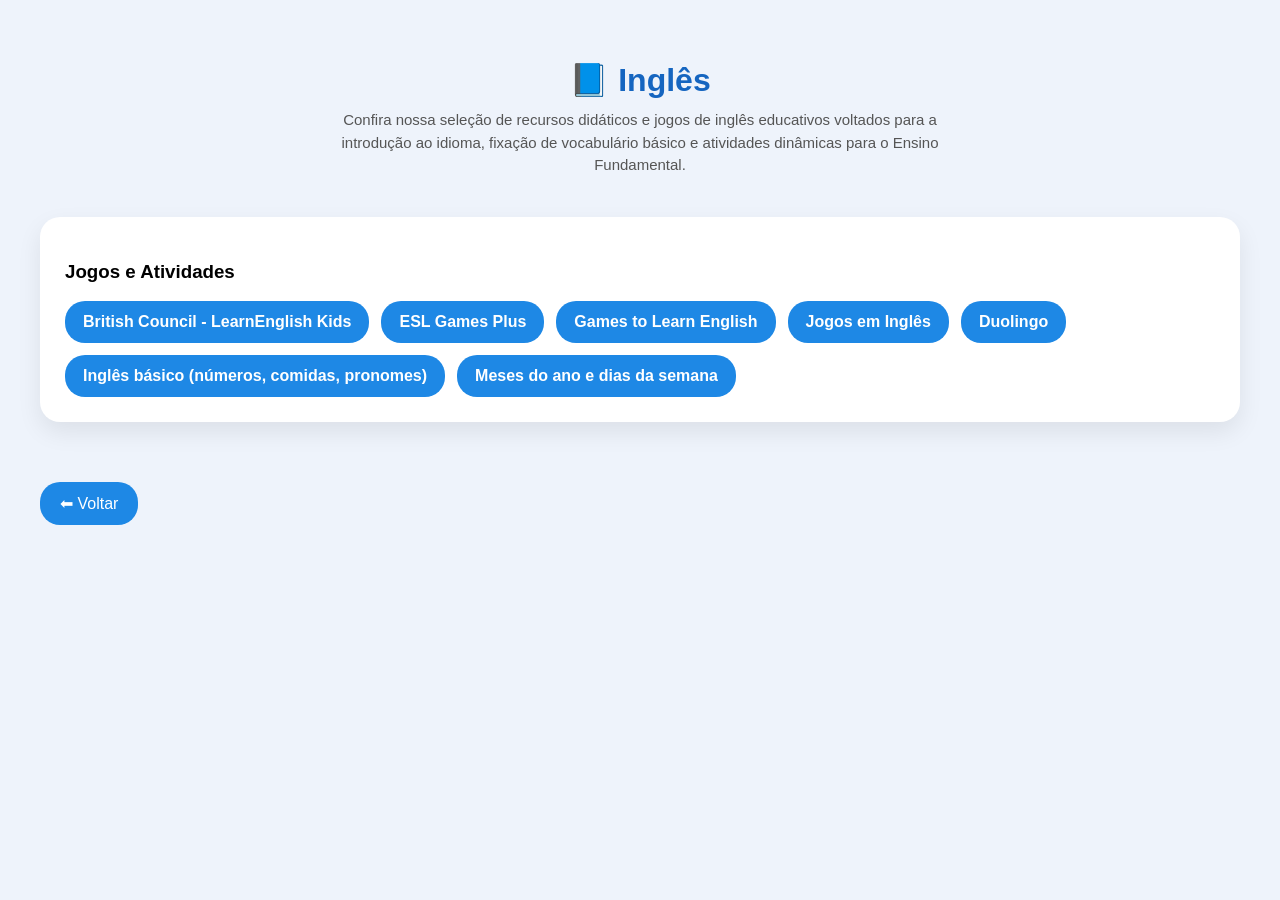
<file: ingles.html>
<!DOCTYPE html> 
<html lang="pt-br">
<head>
<meta charset="UTF-8">
<meta name="viewport" content="width=device-width, initial-scale=1.0">

<!-- Otimização SEO para o Google -->
<title>Jogos de Inglês Educativos | Trilha do Saber</title>
<meta name="description" content="Acesse uma seleção incrível de jogos de inglês educativos e atividades lúdicas interativas de vocabulário, números e dias da semana para o Ensino Fundamental.">
<meta name="keywords" content="jogos de ingles, aprender ingles infantil, atividades de ingles escolares, ingles basico infantil, trilha do saber">
<meta name="robots" content="index, follow">

<!-- Open Graph para redes sociais -->
<meta property="og:title" content="Jogos de Inglês Educativos - Trilha do Saber">
<meta property="og:description" content="Recursos lúdicos, atividades escolares interativas e jogos gratuitos de inglês para estudantes.">
<meta property="og:type" content="website">

<style>
body{
margin:0;
font-family:Arial;
background:#eef3fb;
padding:40px;
}

/* TÍTULO */
h1{
text-align:center;
margin-bottom:10px; /* Reduzido levemente para o texto SEO encaixar bem */
color:#1565c0;
}

/* Texto descritivo para SEO */
.intro-seo {
text-align: center;
max-width: 600px;
margin: 0 auto 40px auto;
color: #555;
font-size: 15px;
line-height: 1.5;
}

/* CAIXA PRINCIPAL */
.categoria{
background:white;
padding:25px;
border-radius:20px;
box-shadow:0 10px 25px rgba(0,0,0,0.08);
margin-bottom:30px;
}

/* LINKS */
.links{
display:flex;
flex-wrap:wrap;
gap:12px;
}

.links a{
background:#1e88e5;   /* Azul Inglês */
padding:12px 18px;
border-radius:20px;
text-decoration:none;
color:white;
font-weight:bold;
transition:0.3s;
}

.links a:hover{
background:#1565c0;
transform:scale(1.05);
}

/* BOTÃO VOLTAR */
.voltar{
display:inline-block;
margin-top:30px;
padding:12px 20px;
background:#1e88e5;
color:white;
text-decoration:none;
border-radius:20px;
transition:0.3s;
}

.voltar:hover{
background:#1565c0;
}
</style>
</head>

<body>

<h1>📘  Inglês</h1>
<p class="intro-seo">Confira nossa seleção de recursos didáticos e jogos de inglês educativos voltados para a introdução ao idioma, fixação de vocabulário básico e atividades dinâmicas para o Ensino Fundamental.</p>

<div class="categoria">
<h3>Jogos e Atividades</h3>
<div class="links">
<a target="_blank" rel="noopener noreferrer" href="https://learnenglishkids.britishcouncil.org/">British Council - LearnEnglish Kids</a>
<a target="_blank" rel="noopener noreferrer" href="https://www.eslgamesplus.com/">ESL Games Plus</a>
<a target="_blank" rel="noopener noreferrer" href="https://www.gamestolearnenglish.com/">Games to Learn English</a>
<a target="_blank" rel="noopener noreferrer" href="https://www.coquinhos.com/tag/jogos-em-ingles/">Jogos em Inglês</a>
<a target="_blank" rel="noopener noreferrer" href="https://www.duolingo.com/">Duolingo</a>
<a target="_blank" rel="noopener noreferrer" href="https://wordwall.net/pt-br/community/ingl%C3%AAs/n%C3%BAmeros-em">Inglês básico (números, comidas, pronomes)</a>
<a target="_blank" rel="noopener noreferrer" href="https://wordwall.net/pt-br/community/ingl%C3%AAs/dias-da-semana-e-meses-em">Meses do ano e dias da semana</a> 
</div>
</div>

<a href="index.html" class="voltar">⬅ Voltar</a>

</body>
</html>
</file>
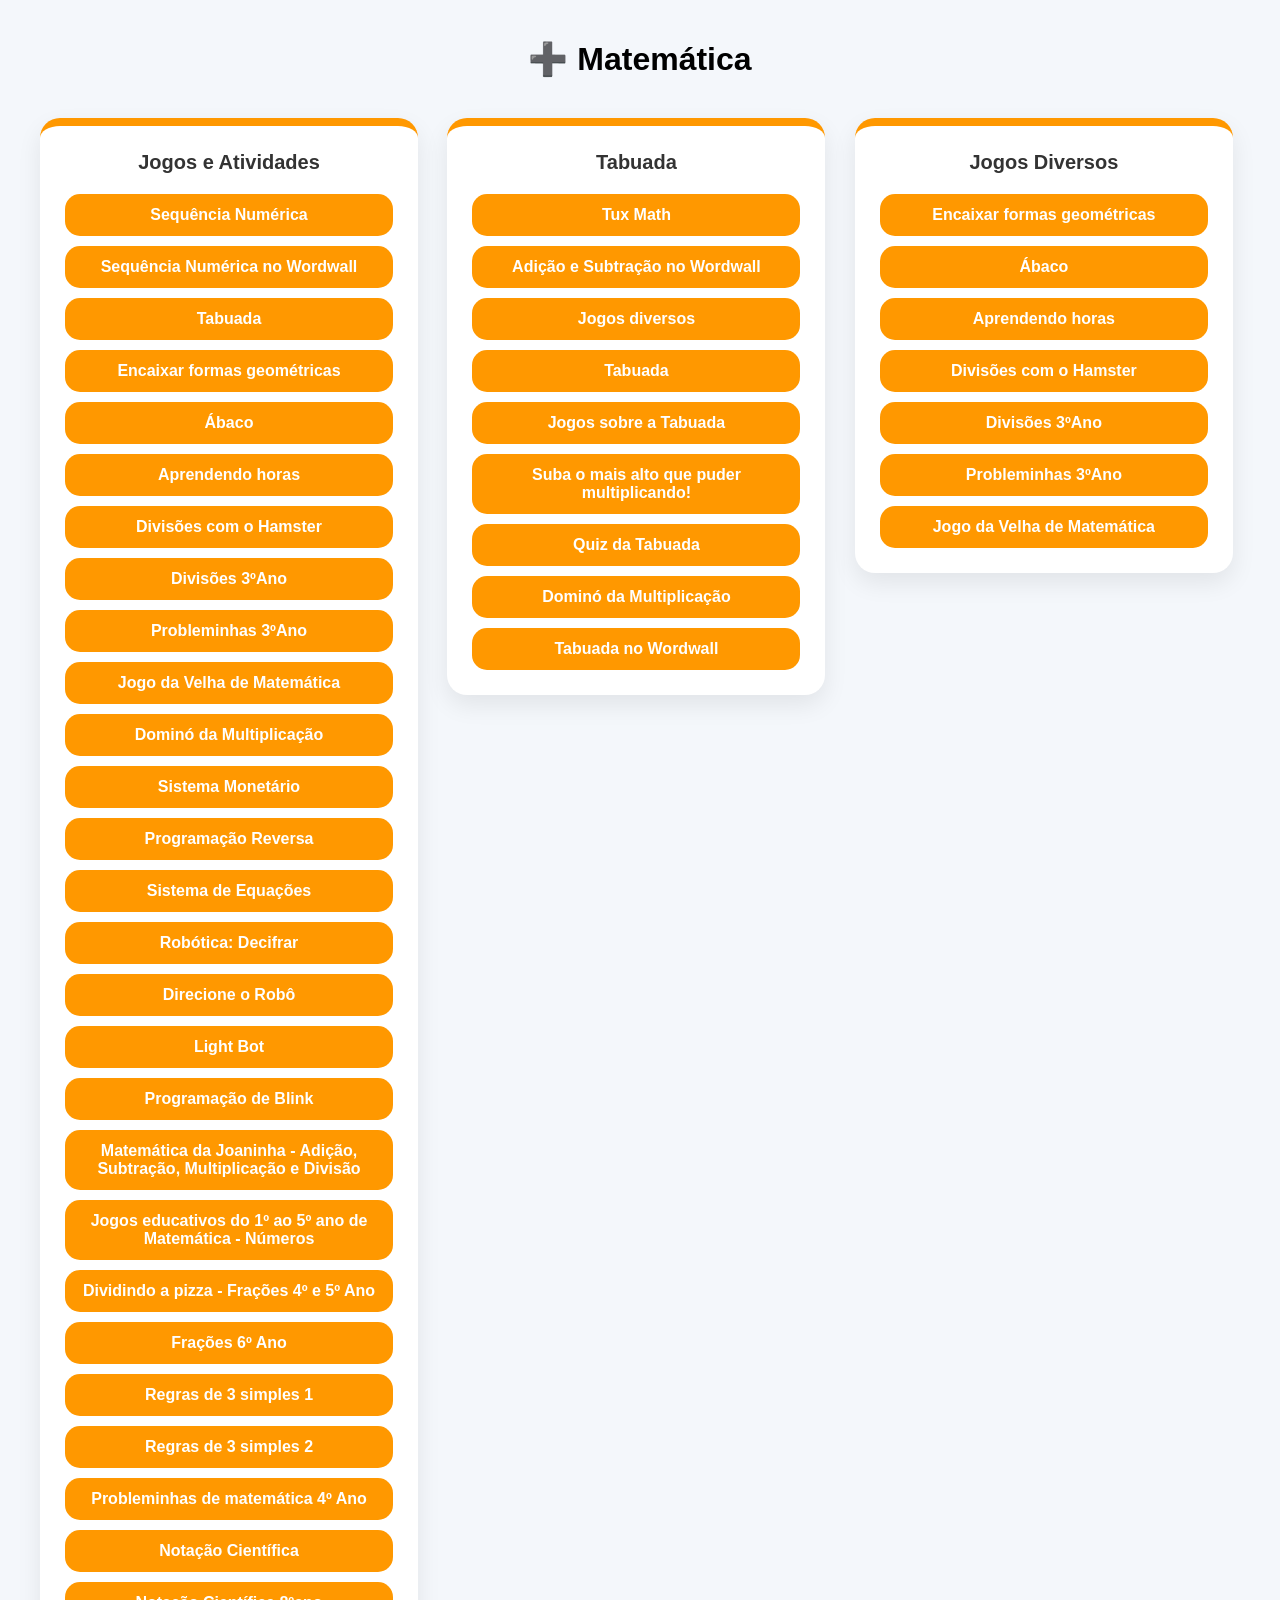
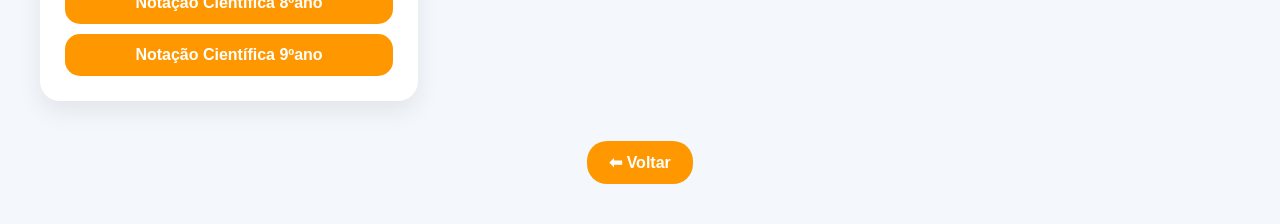
<file: matematica.html>
<!DOCTYPE html> 
<html lang="pt-br">
 
<head>
 
<meta charset="UTF-8">
 
<meta name="viewport" content="width=device-width, initial-scale=1.0">
 
<title>Matemática - Trilha do Saber</title>

<link rel="stylesheet" href="style.css">
 
</head>

<body class="matematica">

<h1>➕ Matemática</h1>

<div class="categoria">
<h3>Jogos e Atividades</h3>
<div class="links">

<a target="_blank" href="https://www.coquinhos.com/sequencia-numerica/play/"> Sequência Numérica</a>
 <a target="_blank" href=" https://wordwall.net/pt-br/community/sequ%C3%AAncia-num%C3%A9rica"> Sequência Numérica no Wordwall</a>
<a target="_blank" href="https://wordwall.net/pt-br/community/tabuada-de-multiplica%C3%A7%C3%A3o"> Tabuada</a>
<a target="_blank" href="https://www.coquinhos.com/encaixar-formas-geometricas/play/"> Encaixar formas geométricas</a>
<a target="_blank" href="https://www.coquinhos.com/soroban-abaco-japones/play/"> Ábaco</a>
<a target="_blank" href="https://www.coquinhos.com/tag/jogos-das-horas-e-relogios/"> Aprendendo horas</a>
<a target="_blank" href="https://www.coquinhos.com/divisoes-com-o-hamster/play/"> Divisões com o Hamster</a>
<a target="_blank" href="https://wordwall.net/pt-br/community/situa%C3%A7%C3%B5es-de-divis%C3%A3o-3-ano"> Divisões 3ºAno</a>
<a target="_blank" href="https://wordwall.net/pt-br/community/problemas-matem%C3%A1ticos-3%C2%BA-ano"> Probleminhas 3ºAno</a>
<a target="_blank" href="https://www.coquinhos.com/jogo-da-velha-de-matematica/play/"> Jogo da Velha de Matemática</a>
<a target="_blank" href="https://www.coquinhos.com/domino-multiplicacao/play/"> Dominó da Multiplicação</a>
<a target="_blank" href="https://wordwall.net/pt-br/community/sistema-monet%C3%A1rio-brasileiro"> Sistema Monetário</a>
<a target="_blank" href="https://www.coquinhos.com/programacao-reversa-para-criancas-para-onde-o-robo-vai/play/"> Programação Reversa</a>
<a target="_blank" href="https://www.coquinhos.com/desafio-matematico-sistema-de-equacoes/play/"> Sistema de Equações</a>
<a target="_blank" href="https://www.coquinhos.com/jogo-de-robotica-decifrar/play/"> Robótica: Decifrar</a>
<a target="_blank" href="https://www.coquinhos.com/direcione-seu-robo-por-codigos/play/"> Direcione o Robô</a>
<a target="_blank" href="https://www.coquinhos.com/lightbot-com-wall-e/play/"> Light Bot</a>
<a target="_blank" href="https://www.coquinhos.com/programacao-de-blinky-no-verao/play/"> Programação de Blink</a>
<a target="_blank" href="https://www.smartclass.com.br/generic4.html"> Matemática da Joaninha - Adição, Subtração, Multiplicação e Divisão</a>
<a target="_blank" href="https://www.escolagames.com.br/jogos-educativos/1-ao-5-ano/matematica/numeros"> Jogos educativos do 1º ao 5º ano de Matemática - Números</a>
<a target="_blank" href="https://www.escolagames.com.br/jogos/dividindo-a-pizza"> Dividindo a pizza - Frações 4º e 5º Ano</a> 
 <a target="_blank" href="https://wordwall.net/pt-br/community/6%C2%BA-ano/matem%C3%A1tica/fra%C3%A7%C3%A3o"> Frações 6º Ano</a>
 <a target="_blank" href="https://wordwall.net/pt-br/community/matem%C3%A1tica/regra-de-tr%C3%AAs-simples"> Regras de 3 simples 1</a> 
  <a target="_blank" href="https://wordwall.net/pt-br/community/regra-de-tr%C3%AAs"> Regras de 3 simples 2</a> 
<a target="_blank" href="https://wordwall.net/pt-br/community/4%C2%BA-ano/situa%C3%A7%C3%B5es-problemas"> Probleminhas de matemática 4º Ano</a>
<a target="_blank" href=" https://wordwall.net/pt-br/community/nota%C3%A7%C3%A3o-cient%C3%ADfica"> Notação Científica</a>
<a target="_blank" href=" https://wordwall.net/en-br/community/8%C2%BA-ano/matem%C3%A1tica/nota%C3%A7%C3%A3o-cientifica"> Notação Científica 8ºano</a>
<a target="_blank" href="https://wordwall.net/pt-br/community/9%C2%BA-ano/matem%C3%A1tica/nota%C3%A7%C3%A3o-cient%C3%ADfica"> Notação Científica 9ºano</a> 
</div>
</div>

<div class="categoria">
  <h3>Tabuada</h3>
  <div class="links">

    <a target="_blank" href="https://tuxmath.org/index-pt.html?opt_lang=pt"> Tux Math</a> 
     <a target="_blank" href="https://wordwall.net/pt-pt/community/adi%C3%A7%C3%A3o-e-subtra%C3%A7%C3%A3o"> Adição e Subtração no Wordwall</a> 
    <a target="_blank" href="https://www.tabuadademultiplicar.com.br/"> Jogos diversos</a>
    <a target="_blank" href="https://www.escolagames.com.br/jogos/mestre-da-tabuada"> Tabuada</a>
    <a target="_blank" href="https://atividade.digital/ed/views/busca_atividades.php?q=Tabuada"> Jogos sobre a Tabuada</a>
    <a target="_blank" href="https://www.matific.com/bra/pt-br/home/maths/episode/TowerMultiplicationUpTo12Multiplayer/?grade=grade-5"> Suba o mais alto que puder multiplicando!</a>
    <a target="_blank" href="https://wordwall.net/pt/resource/35209259/geology/tabuada"> Quiz da Tabuada</a>
    <a target="_blank" href="https://www.coquinhos.com/domino-multiplicacao/play/"> Dominó da Multiplicação</a>
    <a target="_blank" href="https://wordwall.net/pt-br/community/tabuada-de-multiplica%C3%A7%C3%A3o"> Tabuada no Wordwall</a>

  </div>
</div>

<div class="categoria">
  <h3>Jogos Diversos</h3>
  <div class="links">
    
    <a target="_blank" href="https://www.coquinhos.com/encaixar-formas-geometricas/play/"> Encaixar formas geométricas</a>
    <a target="_blank" href="https://www.coquinhos.com/soroban-abaco-japones/play/"> Ábaco</a>
    <a target="_blank" href="https://www.coquinhos.com/tag/jogos-das-horas-e-relogios/"> Aprendendo horas</a>
    <a target="_blank" href="https://www.coquinhos.com/divisoes-com-o-hamster/play/"> Divisões com o Hamster</a>
    <a target="_blank" href="https://wordwall.net/pt-br/community/situa%C3%A7%C3%B5es-de-divis%C3%A3o-3-ano"> Divisões 3ºAno</a>
    <a target="_blank" href="https://wordwall.net/pt-br/community/problemas-matem%C3%A1ticos-3%C2%BA-ano"> Probleminhas 3ºAno</a>
    <a target="_blank" href="https://www.coquinhos.com/jogo-da-velha-de-matematica/play/"> Jogo da Velha de Matemática</a>

  </div>
</div>
  
<a href="index.html" class="voltar">⬅ Voltar</a>

</body>
</html>
</file>
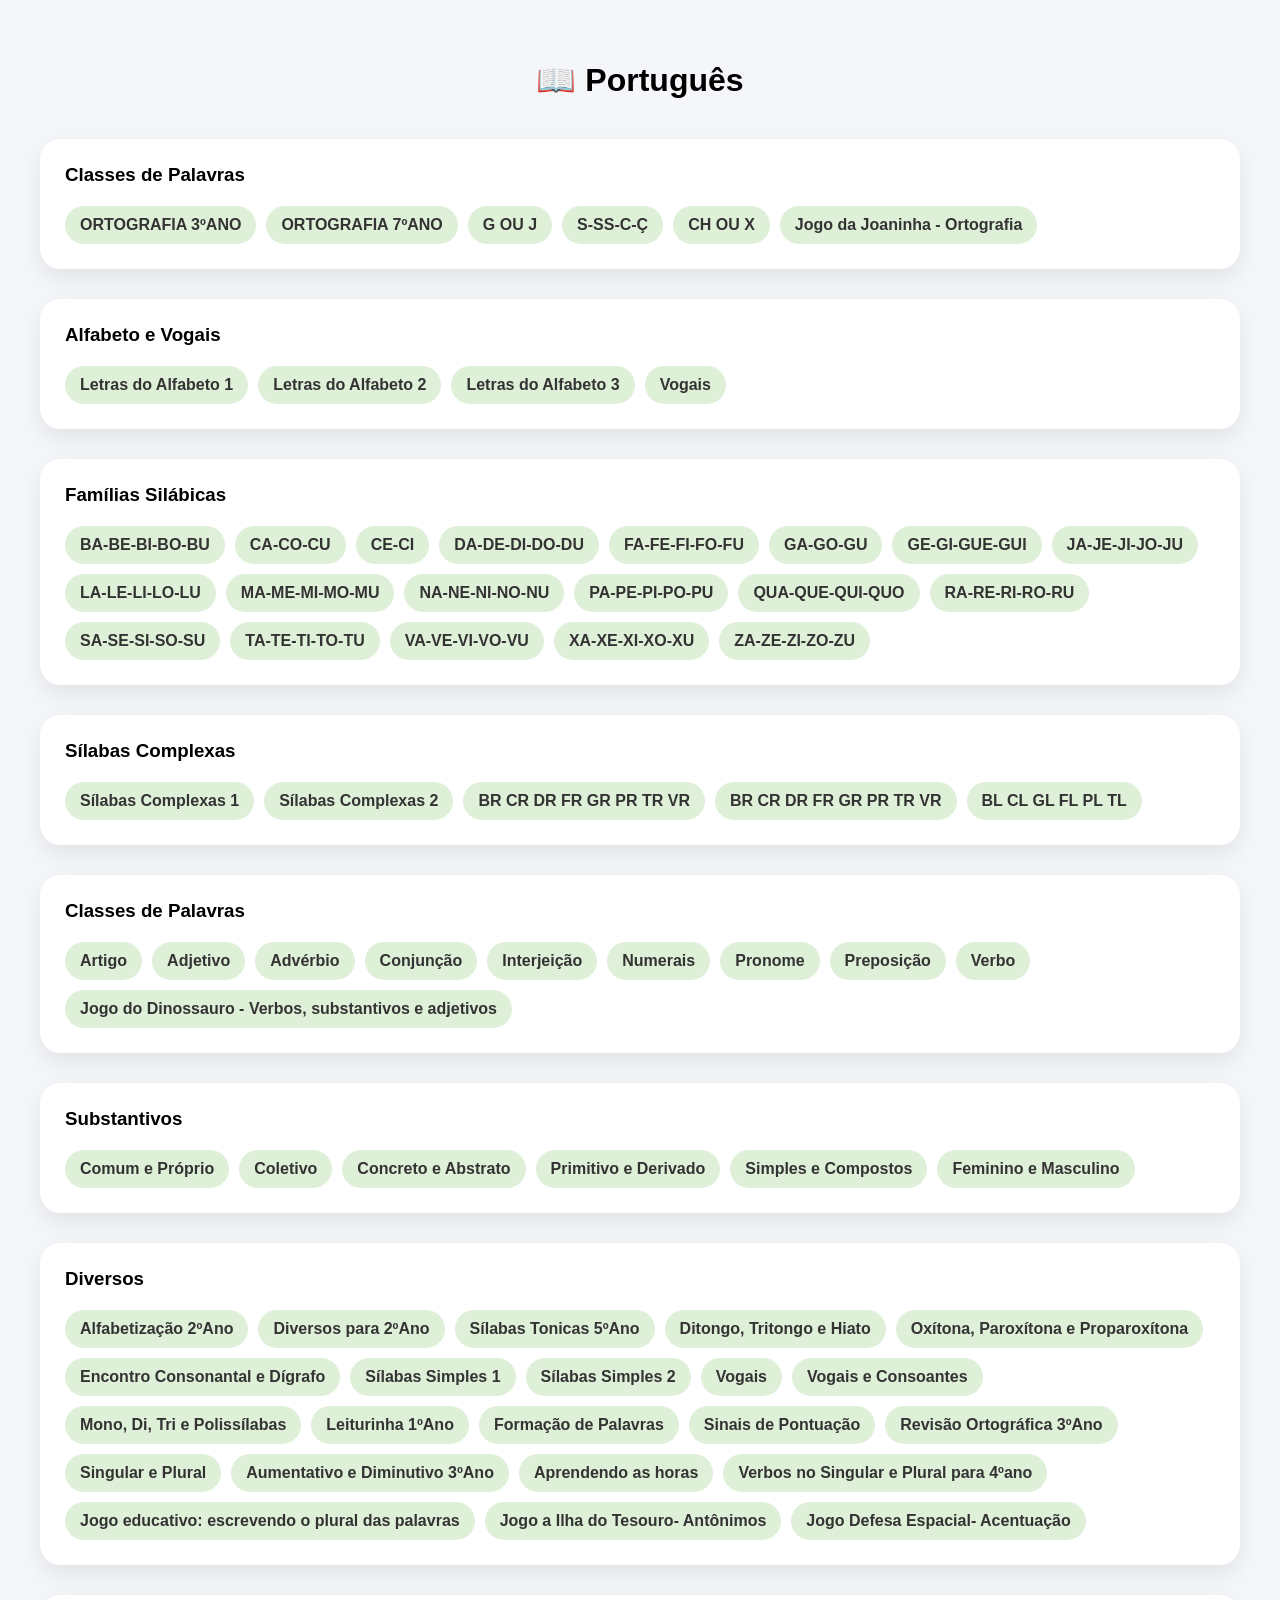
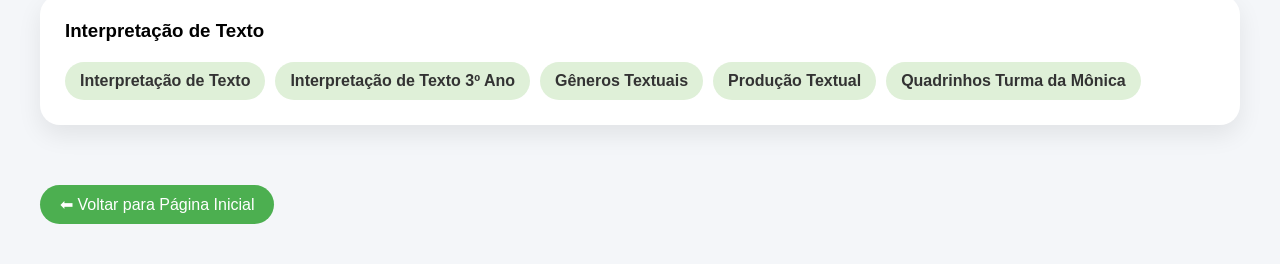
<file: portugues.html>
<!DOCTYPE html>
<html lang="pt-br">
<head>
<meta charset="UTF-8">
<meta name="viewport" content="width=device-width, initial-scale=1.0">
<title>Português - Trilha do Saber</title>

<style>

body{
margin:0;
font-family:Arial, Helvetica, sans-serif;
background:#f4f6f9;
padding:40px;
}

h1{
text-align:center;
margin-bottom:40px;
}

.categoria{
background:white;
padding:25px;
border-radius:20px;
box-shadow:0 10px 25px rgba(0,0,0,0.08);
margin-bottom:30px;
}

.categoria h3{
margin-top:0;
margin-bottom:20px;
}

.links{
display:flex;
flex-wrap:wrap;
gap:10px;
}

.links a{
background:#dff0d8;
padding:10px 15px;
border-radius:20px;
text-decoration:none;
color:#333;
font-weight:bold;
transition:0.3s;
}

.links a:hover{
background:#c8e6c9;
transform:scale(1.05);
}

.voltar{
display:inline-block;
margin-top:30px;
padding:10px 20px;
background:#4CAF50;
color:white;
text-decoration:none;
border-radius:20px;
}

.voltar:hover{
background:#43a047;
}

</style>
</head>

<body>

<h1>📖 Português</h1>

<!-- ================= ORTOGRAFIA ================= -->
<div class="categoria">
<h3>Classes de Palavras</h3>
<div class="links">
<a target="_blank" href="https://wordwall.net/pt-br/community/3%C2%BA-ano/ortografia">ORTOGRAFIA 3ºANO</a>
<a target="_blank" href="https://wordwall.net/pt-br/community/7%C2%BA-ano/ortografia">ORTOGRAFIA 7ºANO</a>
<a target="_blank" href="https://atividade.digital/jogos/lingua-portuguesa/g-ou-j-ortografia-gramatica/g-ou-j-eis-a-questao">G OU J</a>
<a target="_blank" href="https://atividade.digital/jogos/lingua-portuguesa/ortografia-s-ss-ou-c-gramatica/s-ss-c-ou-c-eis-a-questao">S-SS-C-Ç</a>
<a target="_blank" href="https://atividade.digital/jogos/lingua-portuguesa/ortografia-ch-ou-x-grafia-correta/x-ou-ch-eis-a-questao">CH OU X</a>
<a target="_blank" href="  https://www.smartclass.com.br/generic2.html">Jogo da Joaninha - Ortografia</a>

</div>
</div>

 

<!-- =================Alfabeto e Vogais ================= -->
<div class="categoria">
<h3>Alfabeto e Vogais</h3>
<div class="links">

<a target="_blank" href="https://wordwall.net/pt-br/community/alfabetiza%C3%A7%C3%A3o/letra-inicial">Letras do Alfabeto 1</a>
<a target="_blank" href="https://wordwall.net/pt-br/community/alfabetiza%C3%A7%C3%A3o/letras-do-alfabeto">Letras do Alfabeto 2</a>
<a target="_blank" href="https://wordwall.net/pt-br/community/o-alfabeto">Letras do Alfabeto 3</a>
<a target="_blank" href="https://wordwall.net/pt-br/community/vogais">Vogais</a>


</div>
</div>

  
<!-- ================= FAMÍLIAS SILÁBICAS ================= -->
<div class="categoria">
<h3>Famílias Silábicas</h3>
<div class="links">

<a target="_blank" href="https://wordwall.net/pt-br/community/alfabetiza%C3%A7%C3%A3o/ba-be-bi-bo-bu">BA-BE-BI-BO-BU</a>
<a target="_blank" href="https://wordwall.net/pt/resource/10455920/palavras-com-ca-co-cu">CA-CO-CU</a>
<a target="_blank" href="https://wordwall.net/pt/resource/11205510/palavras-com-ce-e-ci">CE-CI</a>
<a target="_blank" href="https://wordwall.net/pt/resource/19587915/complete-com-as-s%C3%ADlabas-da-de-di-do-du-d%C3%A3o">DA-DE-DI-DO-DU</a>
<a target="_blank" href="https://wordwall.net/pt/resource/23808035/fa-fe-fi-fo-fu">FA-FE-FI-FO-FU</a>
<a target="_blank" href="https://wordwall.net/pt/resource/96504245/palavras-com-ga-go-gu">GA-GO-GU</a>
<a target="_blank" href="https://wordwall.net/pt-pt/community/gue-gui-ge-gi">GE-GI-GUE-GUI</a>
<a target="_blank" href="https://wordwall.net/pt/resource/19543792/complete-com-as-s%C3%ADlabas-ja-je-ji-jo-ju-j%C3%A3o">JA-JE-JI-JO-JU</a>
<a target="_blank" href="https://wordwall.net/pt-pt/community/letra-l">LA-LE-LI-LO-LU</a>
<a target="_blank" href="https://wordwall.net/pt-br/community/1%C2%BA-ano/alfabetiza%C3%A7%C3%A3o/letra-m">MA-ME-MI-MO-MU</a>
<a target="_blank" href="https://wordwall.net/pt-pt/community/letra-n">NA-NE-NI-NO-NU</a>
<a target="_blank" href="https://wordwall.net/pt-pt/community/1%C2%BA-ciclo/letra-p">PA-PE-PI-PO-PU</a>
<a target="_blank" href="https://wordwall.net/pt-pt/community/letra-q">QUA-QUE-QUI-QUO</a>
<a target="_blank" href="https://wordwall.net/it-it/community/ra-re-ri-ro-ru">RA-RE-RI-RO-RU</a>
<a target="_blank" href="https://wordwall.net/pt/resource/36985208/jogo-da-mem%C3%B3ria-fam%C3%ADlia-sil%C3%A1bica-sa-se-si-so-su">SA-SE-SI-SO-SU</a>
<a target="_blank" href="https://wordwall.net/pt-pt/community/letra-t">TA-TE-TI-TO-TU</a>
<a target="_blank" href="https://wordwall.net/pt/resource/89945614/literatura-brasileira-e-portuguesa/complete-com-as-s%C3%ADlabas-va">VA-VE-VI-VO-VU</a>
<a target="_blank" href="https://wordwall.net/pt/resource/19555460/complete-com-as-s%C3%ADlabas-xa-xe-xi-xo-xu-x%C3%A3o">XA-XE-XI-XO-XU</a>
<a target="_blank" href="https://wordwall.net/pt/resource/19585585/complete-com-as-s%C3%ADlabas-za-ze-zi-zo-zu-z%C3%A3o">ZA-ZE-ZI-ZO-ZU</a>

</div>
</div>

<!-- ================= SÍLABAS COMPLEXAS ================= -->
<div class="categoria">
<h3>Sílabas Complexas</h3>
<div class="links">
<a target="_blank" href=" https://wordwall.net/pt-br/community/s%C3%ADlabas-complexas">Sílabas Complexas 1 </a>
<a target="_blank" href="https://wordwall.net/pt-br/community/silabas-complexas">Sílabas Complexas 2</a>
<a target="_blank" href="https://wordwall.net/pt/resource/75691599/palavras-com-br-cr-dr-fr-gr-pr-tr-vr">BR CR DR FR GR PR TR VR </a>
<a target="_blank" href="https://wordwall.net/pt/resource/78980239/encontros-consonantais-br-cr-dr-fr-gr-pr-tr-vr">BR CR DR FR GR PR TR VR </a>
<a target="_blank" href="https://wordwall.net/pt/resource/37493963/complete-com-bl-cl-gl-fl-pl-tl">BL CL GL FL PL TL</a>

</div>
</div>

<!-- ================= CLASSES DE PALAVRAS ================= -->
<div class="categoria">
<h3>Classes de Palavras</h3>
<div class="links">

<a target="_blank" href="https://wordwall.net/pt-br/community/artigo">Artigo</a>
<a target="_blank" href="https://wordwall.net/pt-br/community/adjetivos">Adjetivo</a>
<a target="_blank" href="https://wordwall.net/pt-br/community/adv%C3%A9rbios">Advérbio</a>
<a target="_blank" href="https://wordwall.net/pt-br/community/conjunção">Conjunção</a>
<a target="_blank" href="https://wordwall.net/pt-br/community/interjeição">Interjeição</a>
<a target="_blank" href="https://wordwall.net/pt-br/community/numerais">Numerais</a>
<a target="_blank" href="https://wordwall.net/pt-br/community/pronomes">Pronome</a>
<a target="_blank" href="https://wordwall.net/pt-br/community/preposição">Preposição</a>
<a target="_blank" href="https://wordwall.net/pt-br/community/verbos">Verbo</a>
<a target="_blank" href="  https://www.smartclass.com.br/generic1.html">Jogo do Dinossauro - Verbos, substantivos e adjetivos</a>

</div>
</div>


<!-- ================= SUBSTANTIVOS================= -->
<div class="categoria">
<h3>Substantivos</h3>
<div class="links">

<a target="_blank" href="https://wordwall.net/pt-br/community/substantivo-próprio">Comum e Próprio</a>
<a target="_blank" href="https://wordwall.net/pt-br/community/4%C2%BA-ano/substantivos/coletivos">Coletivo</a>
<a target="_blank" href="https://wordwall.net/resource/4708840/substantivo-concreto-e-abstrato">Concreto e Abstrato</a>
<a target="_blank" href="https://wordwall.net/pt-br/community/substantivos-primitivos-e-derivados">Primitivo e Derivado</a>
<a target="_blank" href="https://wordwall.net/pt-br/community/substantivos-simples-e-compostos">Simples e Compostos</a>

<a target="_blank" href="https://wordwall.net/pt-br/community/masculino-e-feminino">Feminino e Masculino</a>

</div>
</div>

<!-- ================= DIVERSOS ================= -->
<div class="categoria">
<h3>Diversos</h3>
<div class="links">

<a target="_blank" href="https://wordwall.net/pt-br/community/2%C2%BA-ano/alfabetiza%C3%A7%C3%A3o">Alfabetização 2ºAno</a>
<a target="_blank" href=" https://wordwall.net/pt-br/community/2%C2%BA-ano">Diversos para 2ºAno</a>
 <a target="_blank" href="https://wordwall.net/pt-br/community/5%C2%BA-ano/s%C3%ADlaba-t%C3%B4nica">Sílabas Tonicas 5ºAno</a>
<a target="_blank" href="https://wordwall.net/resource/52693853/ditongo-hiato-e-tritongo-6%C2%BA-ano">Ditongo, Tritongo e Hiato</a>
<a target="_blank" href="https://wordwall.net/pt-br/community/ox%C3%ADtona-parox%C3%ADtona-e-proparox%C3%ADtona">Oxítona, Paroxítona e Proparoxítona</a>
<a target="_blank" href="https://wordwall.net/pt/resource/14406704/d%C3%ADgrafos-e-encontros-consonantais">Encontro Consonantal e Dígrafo</a>
<a target="_blank" href="https://wordwall.net/pt-br/community/jogo-das-silabas">Sílabas Simples 1</a>
<a target="_blank" href="https://wordwall.net/pt-br/community/1%C2%BA-ano/s%C3%ADlabas/formar-palavras">Sílabas Simples 2</a> 
<a target="_blank" href="https://wordwall.net/pt-br/community/vogais">Vogais</a>
<a target="_blank" href="https://wordwall.net/pt-br/community/vogais/s%C3%ADlabas/consoantes">Vogais e Consoantes</a>
<a target="_blank" href="https://wordwall.net/pt/resource/19715169/monoss%C3%ADlabas-diss%C3%ADlabas-triss%C3%ADlabas-ou-poliss%C3%ADlabas">Mono, Di, Tri e Polissílabas</a>
<a target="_blank" href="https://br.pinterest.com/sandramaracn/textos-curtos-letra-bast%C3%A3o-mai%C3%BAscula/">Leiturinha 1ºAno</a>
<a target="_blank" href="https://wordwall.net/pt-br/community/forma%C3%A7%C3%A3o-de-palavras">Formação de Palavras</a>
<a target="_blank" href="https://wordwall.net/pt-br/community/sinais-de-pontua%C3%A7%C3%A3o">Sinais de Pontuação</a>
<a target="_blank" href="https://wordwall.net/pt-br/community/ortografia/revis%C3%A3o">Revisão Ortográfica 3ºAno</a>
<a target="_blank" href="https://wordwall.net/pt-br/community/singular-e-plural">Singular e Plural</a>
<a target="_blank" href="https://wordwall.net/pt/resource/4122870/aumentativo-e-diminutivo">Aumentativo e Diminutivo 3ºAno</a>
<a target="_blank" href="https://wordwall.net/pt/resource/8010318/aprendendo-as-horas">Aprendendo as horas</a>
<a target="_blank" href="https://wordwall.net/pt-br/community/4%C2%BA-ano/singular-e-plural">Verbos no Singular e Plural para 4ºano</a>
<a target="_blank" href="https://www.escolagames.com.br/jogos/jogo-do-plural">Jogo educativo: escrevendo o plural das palavras</a>
<a target="_blank" href="https://www.smartclass.com.br/generic5.html">Jogo a Ilha do Tesouro- Antônimos </a>
<a target="_blank" href="  https://www.smartclass.com.br/generic6.html">Jogo Defesa Espacial- Acentuação </a>
</div>
</div>


<!-- ================= INTERPRETAÇÃO DE TEXTO================= -->
<div class="categoria">
<h3>Interpretação de Texto</h3>
<div class="links">
<a target="_blank" href="https://wordwall.net/pt-br/community/interpretação-de-texto">Interpretação de Texto</a>
<a target="_blank" href=" https://wordwall.net/pt-br/community/3%C2%BA-ano/interpreta%C3%A7%C3%A3o-de-texto">Interpretação de Texto 3º Ano</a>
<a target="_blank" href="https://wordwall.net/pt-br/community/gênero-textual">Gêneros Textuais</a>
<a target="_blank" href="https://wordwall.net/pt-br/community/produção-textual">Produção Textual</a>
<a target="_blank" href="https://twosides.org.br/quadrinhos">Quadrinhos Turma da Mônica</a>
</div>
</div>

<!-- ================= VOLTAR ================= -->
<a href="index.html" class="voltar">⬅ Voltar para Página Inicial</a>

</body>
</html>
</file>
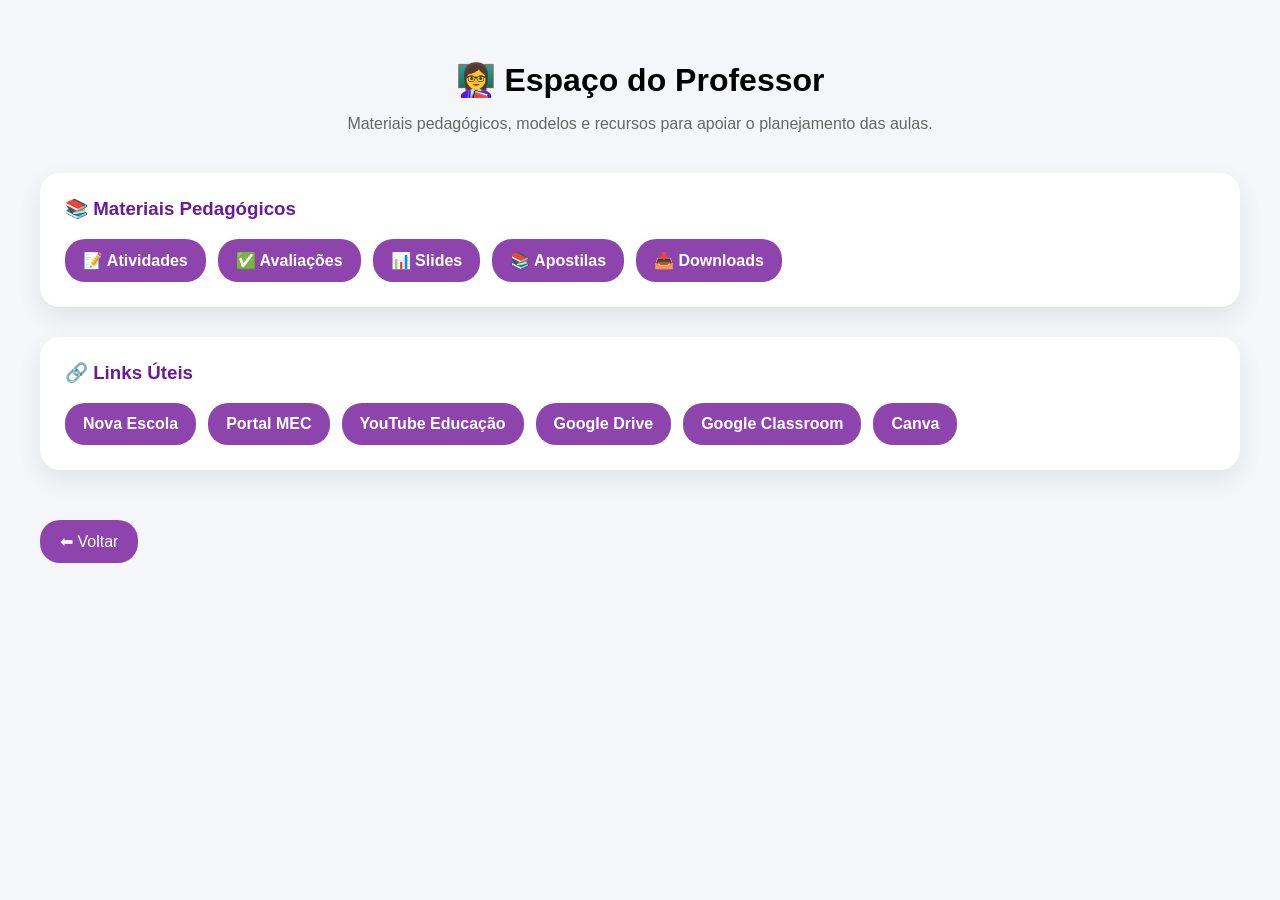
<file: professor.html>
<!DOCTYPE html>
<html lang="pt-br">
<head>
<meta charset="UTF-8">
<meta name="viewport" content="width=device-width, initial-scale=1.0">
<title>Espaço do Professor - Trilha do Saber</title>

<style>
body{
    margin:0;
    font-family:Arial, Helvetica, sans-serif;
    background:#f4f6f9;
    padding:40px;
}

/* TÍTULO */
h1{
    text-align:center;
    margin-bottom:10px;
    color:#000;
}

.subtitulo{
    text-align:center;
    color:#666;
    margin-bottom:40px;
}

/* CAIXA PRINCIPAL */
.categoria{
    background:white;
    padding:25px;
    border-radius:20px;
    box-shadow:0 10px 25px rgba(0,0,0,0.08);
    margin-bottom:30px;
}

.categoria h3{
    margin-top:0;
    color:#6a1b9a;
}

/* LINKS */
.links{
    display:flex;
    flex-wrap:wrap;
    gap:12px;
}

.links a{
    background:#8e44ad;
    padding:12px 18px;
    border-radius:20px;
    text-decoration:none;
    color:white;
    font-weight:bold;
    transition:.3s;
}

.links a:hover{
    background:#6a1b9a;
    transform:scale(1.05);
}

/* BOTÃO VOLTAR */
.voltar{
    display:inline-block;
    margin-top:20px;
    padding:12px 20px;
    background:#8e44ad;
    color:white;
    text-decoration:none;
    border-radius:20px;
    transition:.3s;
}

.voltar:hover{
    background:#6a1b9a;
}
</style>
</head>

<body>

<h1>👩‍🏫 Espaço do Professor</h1>
<p class="subtitulo">
Materiais pedagógicos, modelos e recursos para apoiar o planejamento das aulas.
</p>

<div class="categoria">
<h3>📚 Materiais Pedagógicos</h3>

<div class="links">


<a target="_blank" href="#">📝 Atividades</a>

<a target="_blank" href="#">✅ Avaliações</a>

<a target="_blank" href="#">📊 Slides</a>

<a target="_blank" href="#">📚 Apostilas</a>

<a href="downloads.html">📥 Downloads</a>

</div>

</div>

<div class="categoria">
<h3>🔗 Links Úteis</h3>

<div class="links">

<a target="_blank" href="https://novaescola.org.br/">Nova Escola</a>

<a target="_blank" href="https://www.gov.br/mec">Portal MEC</a>

<a target="_blank" href="https://www.youtube.com/">YouTube Educação</a>

<a target="_blank" href="https://drive.google.com/">Google Drive</a>

<a target="_blank" href="https://classroom.google.com/">Google Classroom</a>

<a target="_blank" href="https://www.canva.com/">Canva</a>

</div>

</div>


  

<a href="index.html" class="voltar">⬅ Voltar</a>

</body>
</html>
</file>
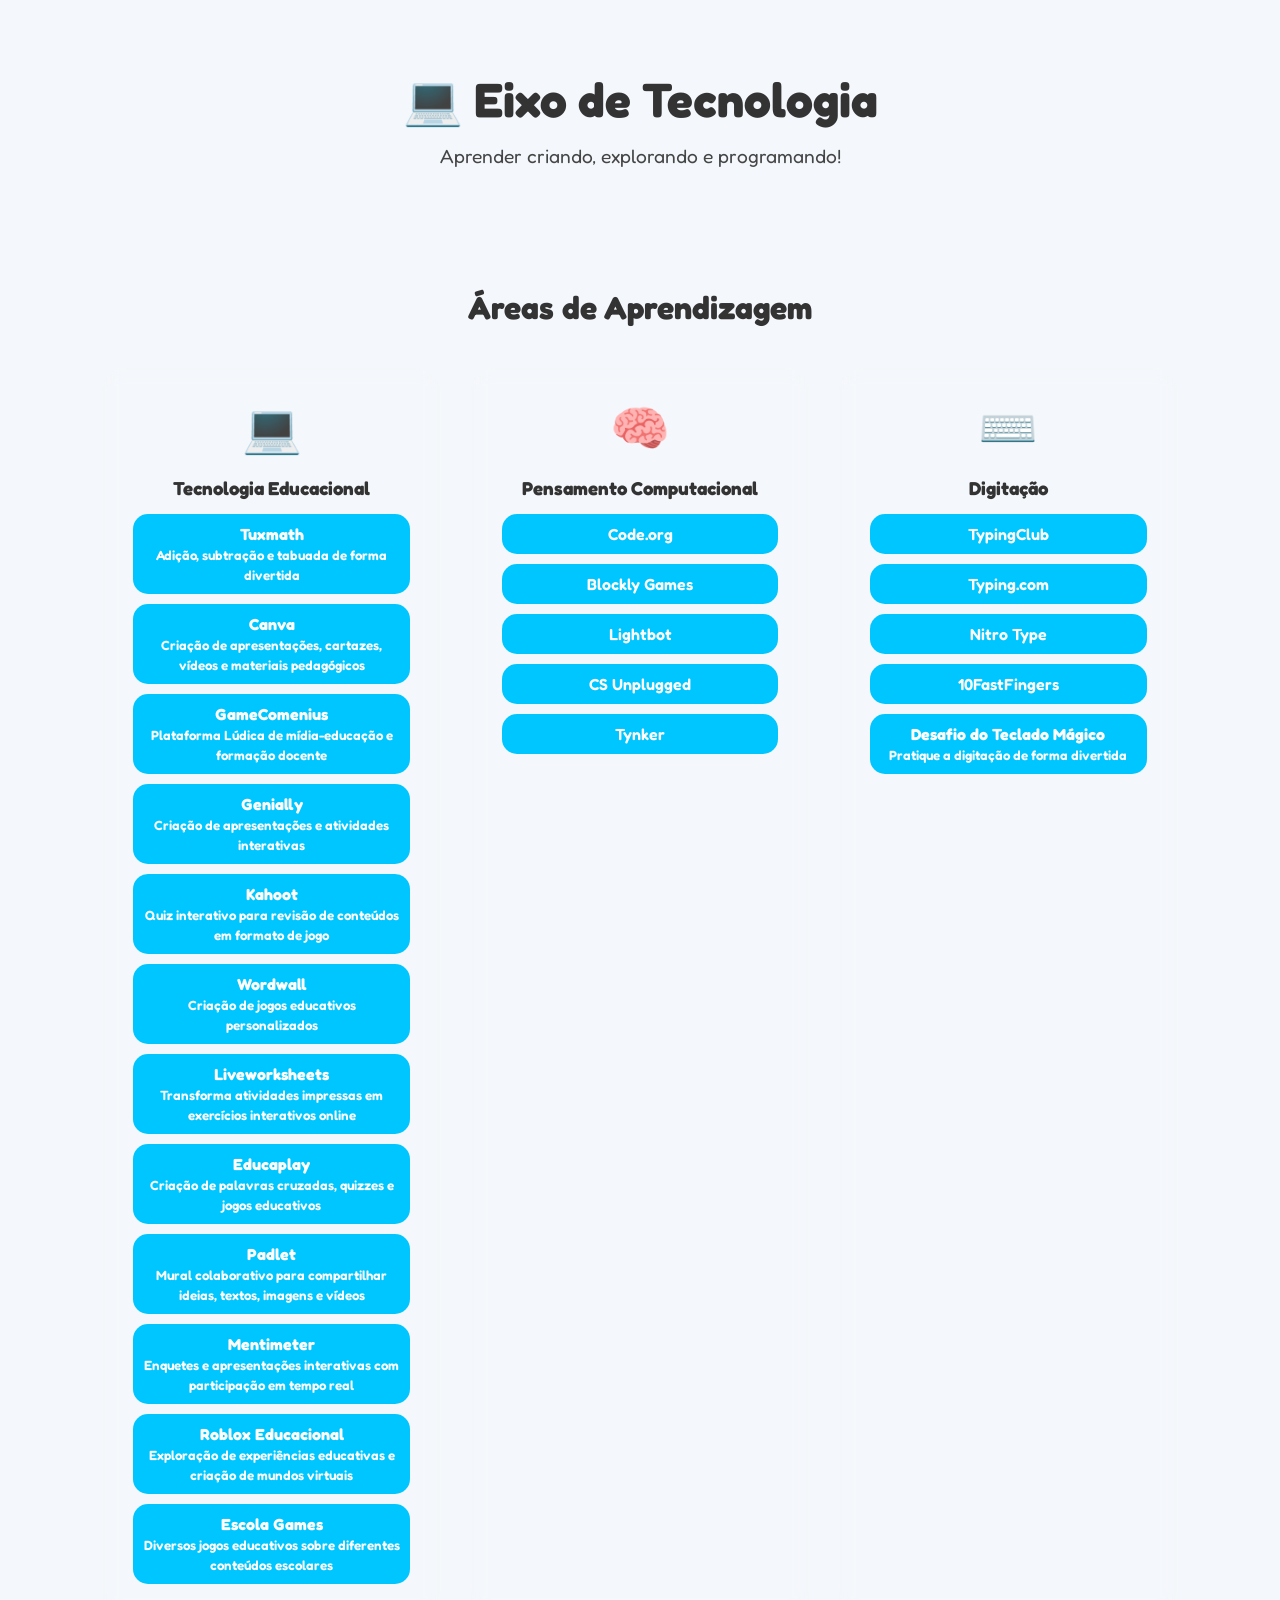
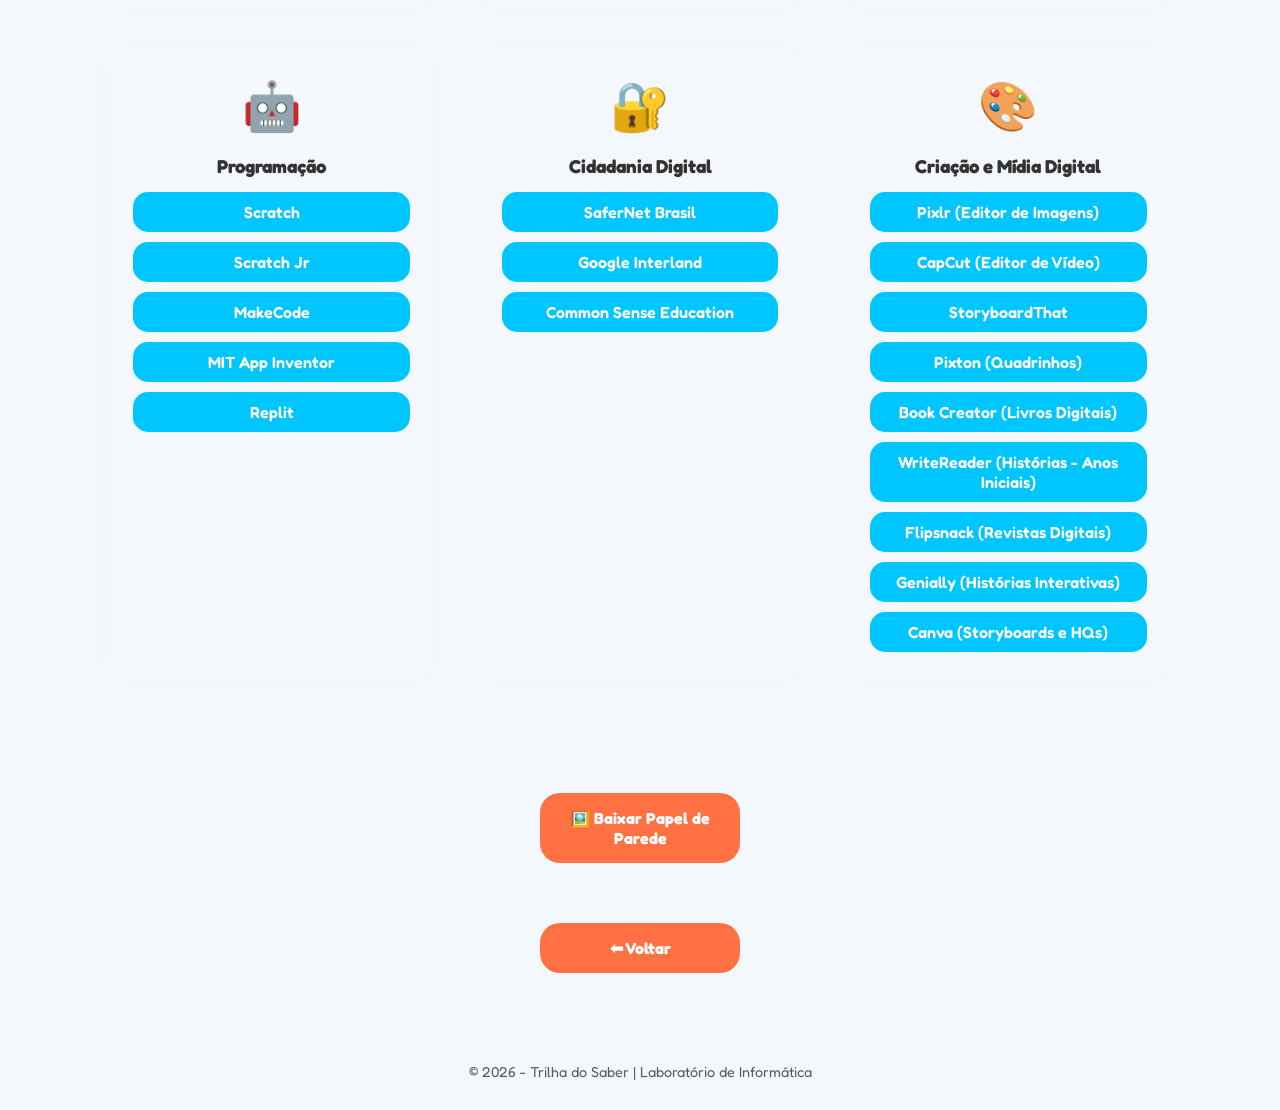
<file: tecnologia.html>
<!DOCTYPE html>
<html lang="pt-br">
<head>
<meta charset="UTF-8">
<meta name="viewport" content="width=device-width, initial-scale=1.0">
<title>Eixo de Tecnologia - Trilha do Saber</title>

<link href="https://fonts.googleapis.com/css2?family=Fredoka:wght@400;600;700&display=swap" rel="stylesheet">

<style>

/* RESET */
*{
    margin:0;
    padding:0;
    box-sizing:border-box;
    font-family:'Fredoka', sans-serif;
}

body{
    background:#f4f7fb;
    color:#333;
}

/* HEADER */

header{
    text-align:center;
    padding:70px 20px;
}

header h1{
    font-size:3rem;
    margin-bottom:15px;
}

header p{
    font-size:1.2rem;
    opacity:0.9;
}

/* SEÇÕES */

section{
    padding:50px 8%;
}

h2{
    text-align:center;
    margin-bottom:40px;
    font-size:2rem;
}

/* GRID MODERNO */

.grid{
    display:grid;
    grid-template-columns:repeat(auto-fit,minmax(250px,1fr));
    gap:30px;
}

/* CARD TECNOLÓGICO */

.card{
    background:rgba(255,255,255,0.08);
    backdrop-filter:blur(10px);
    border-radius:25px;
    padding:30px;
    text-align:center;
    transition:0.3s;
    border:1px solid rgba(255,255,255,0.1);
}

.card:hover{
    transform:translateY(-10px);
    background:rgba(255,255,255,0.15);
}

/* Ícone */

.card span{
    font-size:3rem;
    display:block;
    margin-bottom:20px;
}

/* Título do Card */

.card h3{
    margin-bottom:15px;
}

/* Links */

.links{
    display:flex;
    flex-direction:column;
    gap:10px;
}

.links a{
    background:#00c6ff;
    padding:10px;
    border-radius:15px;
    text-decoration:none;
    color:white;
    font-weight:600;
    transition:0.3s;
}

.links a:hover{
    background:#0072ff;
}

/* BOTÃO VOLTAR */

.voltar{
    display:block;
    width:200px;
    margin:60px auto;
    text-align:center;
    padding:15px;
    border-radius:20px;
    background:#ff7043;
    text-decoration:none;
    color:white;
    font-weight:700;
    transition:0.3s;
}

.voltar:hover{
    background:#f4511e;
}

/* FOOTER */

footer{
    text-align:center;
    padding:30px;
    opacity:0.8;
    font-size:0.9rem;
}

</style>
</head>

<body>

<header>
    <h1>💻 Eixo de Tecnologia</h1>
    <p>Aprender criando, explorando e programando!</p>
</header>

<section>

    <h2>Áreas de Aprendizagem</h2>

    <div class="grid">


        <!-- TECNOLOGIA EDUCACIONAL -->
        <div class="card">
            <span>💻</span>
            <h3>Tecnologia Educacional</h3>
            <div class="links">

	<a target="_blank" href="https://tuxmath.org/index-pt.html?opt_lang=pt">
<strong>Tuxmath</strong><br>
 <small>Adição, subtração e tabuada de forma divertida</small>
</a>

<a target="_blank" href="https://www.canva.com/">
  <strong>Canva</strong><br>
  <small>Criação de apresentações, cartazes, vídeos e materiais pedagógicos</small>
</a>

<a target="_blank" href="https://gamecomenius.ufsc.br/">
  <strong>GameComenius</strong><br>
  <small>Plataforma Lúdica de mídia-educação e formação docente</small>
</a>
				
<a target="_blank" href="https://www.genial.ly/">
  <strong>Genially</strong><br>
  <small>Criação de apresentações e atividades interativas</small>
</a>

<a target="_blank" href="https://kahoot.com/">
  <strong>Kahoot</strong><br>
  <small>Quiz interativo para revisão de conteúdos em formato de jogo</small>
</a>

<a target="_blank" href="https://wordwall.net/">
  <strong>Wordwall</strong><br>
  <small>Criação de jogos educativos personalizados</small>
</a>

<a target="_blank" href="https://www.liveworksheets.com/">
  <strong>Liveworksheets</strong><br>
  <small>Transforma atividades impressas em exercícios interativos online</small>
</a>

<a target="_blank" href="https://www.educaplay.com/">
  <strong>Educaplay</strong><br>
  <small>Criação de palavras cruzadas, quizzes e jogos educativos</small>
</a>

<a target="_blank" href="https://padlet.com/">
  <strong>Padlet</strong><br>
  <small>Mural colaborativo para compartilhar ideias, textos, imagens e vídeos</small>
</a>

<a target="_blank" href="https://www.mentimeter.com">
  <strong>Mentimeter</strong><br>
  <small>Enquetes e apresentações interativas com participação em tempo real</small>
</a>

<a target="_blank" href="https://about.roblox.com/pt-br/experiencias-educacionais">
  <strong>Roblox Educacional</strong><br>
  <small>Exploração de experiências educativas e criação de mundos virtuais</small>
</a>

<a target="_blank" href="https://www.escolagames.com.br/jogos-educativos">
  <strong>Escola Games</strong><br>
  <small>Diversos jogos educativos sobre diferentes conteúdos escolares</small>
</a>

				
            </div>
        </div>

        <!-- PENSAMENTO COMPUTACIONAL -->
        <div class="card">
            <span>🧠</span>
            <h3>Pensamento Computacional</h3>
            <div class="links">
                <a target="_blank" href="https://studio.code.org/">Code.org</a>
                <a target="_blank" href="https://blockly.games/">Blockly Games</a>
                <a target="_blank" href="https://lightbot.com/">Lightbot</a>
                <a target="_blank" href="https://csunplugged.org/pt/">CS Unplugged</a>
                <a target="_blank" href="https://www.tynker.com/">Tynker</a>
            </div>
        </div>

		<!-- DIGITAÇÃO -->
	<div class="card">
    <span>⌨️</span>
    <h3>Digitação</h3>
    <div class="links">
        <a target="_blank" href="https://www.typingclub.com/">TypingClub</a>
        <a target="_blank" href="https://www.typing.com/">Typing.com</a>
        <a target="_blank" href="https://www.nitrotype.com/">Nitro Type</a>
        <a target="_blank" href="https://10fastfingers.com/typing-test/portuguese">10FastFingers</a>
	</a>

<a target="_blank"
   href="https://lab-tec-edu.github.io/Trilha-do-saber/desafio_do_teclado_magico.html">
    <strong>Desafio do Teclado Mágico</strong><br>
    <small>Pratique a digitação de forma divertida</small>
</a>
		
    </div>
	</div>
		
        <!-- PROGRAMAÇÃO -->
        <div class="card">
            <span>🤖</span>
            <h3>Programação</h3>
            <div class="links">
                <a target="_blank" href="https://scratch.mit.edu/">Scratch</a>
                <a target="_blank" href="https://scratchjr.org/">Scratch Jr</a>
                <a target="_blank" href="https://makecode.microbit.org/">MakeCode</a>
                <a target="_blank" href="https://appinventor.mit.edu/">MIT App Inventor</a>
                <a target="_blank" href="https://replit.com/">Replit</a>
            </div>
        </div>

        <!-- CIDADANIA DIGITAL -->
        <div class="card">
            <span>🔐</span>
            <h3>Cidadania Digital</h3>
            <div class="links">
                <a target="_blank" href="https://new.safernet.org.br/">SaferNet Brasil</a>
                <a target="_blank" href="https://beinternetawesome.withgoogle.com/pt-br_br">Google Interland</a>
                <a target="_blank" href="https://www.commonsense.org/education/">Common Sense Education</a>
            </div>
        </div>


        <!-- CRIAÇÃO E MÍDIA -->
<div class="card">
    <span>🎨</span>

    <h3>Criação e Mídia Digital</h3>
    <div class="links">
        
        <!-- Edição de Imagem e Vídeo -->
        <a target="_blank" href="https://www.pixlr.com/">Pixlr (Editor de Imagens)</a>
        <a target="_blank" href="https://www.capcut.com/">CapCut (Editor de Vídeo)</a>

        <!-- Storytelling e Quadrinhos -->
        <a target="_blank" href="https://www.storyboardthat.com/">StoryboardThat</a>
        <a target="_blank" href="https://www.pixton.com/">Pixton (Quadrinhos)</a>
        <a target="_blank" href="https://bookcreator.com/">Book Creator (Livros Digitais)</a>
        <a target="_blank" href="https://www.writereader.com/">WriteReader (Histórias - Anos Iniciais)</a>

        <!-- Publicações Digitais -->
        <a target="_blank" href="https://www.flipsnack.com/">Flipsnack (Revistas Digitais)</a>

        <!-- Storytelling Interativo -->
        <a target="_blank" href="https://www.genial.ly/">Genially (Histórias Interativas)</a>
        <a target="_blank" href="https://www.canva.com/">Canva (Storyboards e HQs)</a>

    </div>
</div>

      

    </div>


</section>


<a href="img/papel-de-parede.jpeg" download class="voltar">
    🖼️ Baixar Papel de Parede
</a>
	

<a href="index.html" class="voltar">⬅ Voltar</a>



<footer>
    © 2026 - Trilha do Saber | Laboratório de Informática
</footer>

</body>

</html>
</file>
<file: style.css>
/* =======================================================
   DESIGN SYSTEM (VARIÁVEIS)
======================================================= */

:root {
    --portugues: #58cc02;
    --matematica: #ff9800;
    --geografia: #03a9f4;
    --ciencias: #9c27b0;
    --historia: #f44336;
    --arte: #e91e63;
    --ingles: #2962ff;
    --tecnologia: #00c6ff;
    --professor: #8e44ad;

    --text-dark: #333;
    --text-light: #fff;
    --bg: #0f172a;
    --card-shadow: 0 6px 15px rgba(0,0,0,0.08);
}


/* =======================================================
   RESET
======================================================= */

* {
    margin: 0;
    padding: 0;
    box-sizing: border-box;
    font-family: 'Fredoka', sans-serif;
}

body {
    background: var(--bg);
}


/* =======================================================
   HEADER
======================================================= */

header {
    color: var(--text-light);
    text-align: center;
    padding: 60px 20px;
    box-shadow: 0 4px 10px rgba(0,0,0,0.15);
}

header h1 {
    margin-bottom: 10px;
    font-size: 2.3rem;
}

header p {
    font-size: 1.1rem;
    opacity: 0.95;
}


/* =======================================================
   CORES DINÂMICAS DO HEADER
======================================================= */

body.portugues header {
    background: var(--portugues);
}

body.matematica header {
    background: var(--matematica);
}

body.geografia header {
    background: var(--geografia);
}

body.ciencias header {
    background: var(--ciencias);
}

body.historia header {
    background: var(--historia);
}

body.arte header {
    background: var(--arte);
}

body.ingles header {
    background: var(--ingles);
}

body.tecnologia header {
    background: linear-gradient(135deg, var(--tecnologia), #7ee8fa);
    color: #003344;
}

body.professor header {
    background: var(--professor);
}


/* =======================================================
   INTRO SEO
======================================================= */

.intro-seo {
    max-width: 850px;
    margin: 30px auto 40px;
    padding: 0 20px;
    text-align: center;
    font-size: 17px;
    line-height: 1.7;
    color: #555;
}


/* =======================================================
   SEÇÕES
======================================================= */

section {
    padding: 40px 8%;
    background: #fff;
    border-radius: 30px;
    margin: 40px auto;
}

h2 {
    margin-bottom: 30px;
    text-align: center;
    color: var(--text-dark);
}


/* =======================================================
   GRID DISCIPLINAS
======================================================= */

.disciplinas {
    display: grid;
    grid-template-columns: repeat(auto-fit, minmax(220px, 1fr));
    gap: 25px;
    margin-bottom: 40px;
}


/* =======================================================
   BOTÃO PRINCIPAL
======================================================= */

.botao {
    display: block;
    background: #fff;
    padding: 30px;
    border-radius: 20px;
    text-align: center;
    cursor: pointer;
    transition: 0.3s;
    box-shadow: var(--card-shadow);
    font-size: 1.2rem;
    font-weight: 600;
    text-decoration: none;
    color: var(--text-dark);
}

.botao:hover {
    transform: translateY(-6px);
    box-shadow: 0 12px 25px rgba(0,0,0,0.15);
}


/* =======================================================
   FAIXAS COLORIDAS
======================================================= */

.portugues {
    border-top: 8px solid var(--portugues);
}

/* Alterado para não afetar o body.matematica */
.botao.matematica {
    border-top: 8px solid var(--matematica);
}

.geografia {
    border-top: 8px solid var(--geografia);
}

.ciencias {
    border-top: 8px solid var(--ciencias);
}

.historia {
    border-top: 8px solid var(--historia);
}

.arte {
    border-top: 8px solid var(--arte);
}

.ingles {
    border-top: 8px solid var(--ingles);
}

.tecnologia {
    border-top: 8px solid var(--tecnologia);
}

.professor {
    border-top: 8px solid var(--professor);
}


/* =======================================================
   LINKS
   REGRA GERAL DAS OUTRAS DISCIPLINAS
======================================================= */

.links {
    display: flex;
    flex-wrap: wrap;
    gap: 12px;
}

.links a {
    display: inline-block;
    padding: 12px 18px;
    border-radius: 15px;
    text-decoration: none;
    color: #fff;
    font-weight: 600;
    transition: .3s;
}


/* =======================================================
   CORES DOS LINKS POR MATÉRIA
======================================================= */

body.portugues .links a {
    background: var(--portugues);
}

body.matematica .links a {
    background: var(--matematica);
}

body.geografia .links a {
    background: var(--geografia);
}

body.ciencias .links a {
    background: var(--ciencias);
}

body.historia .links a {
    background: var(--historia);
}

body.arte .links a {
    background: var(--arte);
}

body.ingles .links a {
    background: var(--ingles);
}

body.tecnologia .links a {
    background: var(--tecnologia);
}

body.professor .links a {
    background: var(--professor);
}


/* =======================================================
   HOVER GLOBAL
======================================================= */

.links a:hover {
    filter: brightness(0.85);
}


/* =======================================================
   MATEMÁTICA
   CATEGORIAS EM COLUNAS
======================================================= */

body.matematica {
    background: #f4f7fb;
    padding: 40px;
}

/* TÍTULO */
body.matematica > h1 {
    text-align: center;
    color: #000;
    margin-bottom: 40px;
}

/* =======================================================
   CATEGORIAS
======================================================= */

body.matematica .categoria {
    display: inline-block;
    vertical-align: top;

    width: calc(33.333% - 22px);

    margin-right: 25px;
    margin-bottom: 30px;

    padding: 25px;

    background: #fff;

    border-radius: 20px;

    border-top: 8px solid #ff9800;

    box-shadow: 0 10px 25px rgba(0,0,0,0.08);

    text-align: left;
}

/* Última coluna sem margem */
body.matematica .categoria:nth-of-type(3) {
    margin-right: 0;
}

/* =======================================================
   TÍTULO DAS CATEGORIAS
======================================================= */

body.matematica .categoria h3 {
    text-align: center;
    margin-bottom: 20px;
    color: #333;
    font-size: 20px;
}

/* =======================================================
   BOTÕES
   UM ABAIXO DO OUTRO
======================================================= */

body.matematica .categoria .links {
    display: flex;
    flex-direction: column;
    gap: 10px;
}

/* Cada botão ocupa toda a coluna */
body.matematica .categoria .links a {
    display: block;
    width: 100%;

    padding: 12px 15px;

    border-radius: 15px;

    background: #ff9800;
    color: #fff;

    text-decoration: none;
    font-weight: 600;

    text-align: center;

    transition: 0.3s;
}

/* Efeito mouse */
body.matematica .categoria .links a:hover {
    background: #e68900;
    transform: scale(1.02);
}

/* =======================================================
   BOTÃO VOLTAR
======================================================= */

body.matematica .voltar {
    display: block;
    width: fit-content;

    margin: 10px auto 0;

    padding: 12px 22px;

    background: #ff9800;
    color: #fff;

    text-decoration: none;

    border-radius: 20px;

    font-weight: 600;
}

/* =======================================================
   TABLET
======================================================= */

@media (max-width: 1000px) {

    body.matematica .categoria {
        width: calc(50% - 15px);
        margin-right: 20px;
    }

    body.matematica .categoria:nth-of-type(2n) {
        margin-right: 0;
    }
}

/* =======================================================
   CELULAR
======================================================= */

@media (max-width: 650px) {

    body.matematica {
        padding: 20px;
    }

    body.matematica .categoria {
        display: block;
        width: 100%;
        margin-right: 0;
        margin-bottom: 25px;
    }
}


/* =======================================================
   CARDS
======================================================= */

.ferramentas,
.recursos {
    display: flex;
    justify-content: center;
    gap: 50px;
    flex-wrap: wrap;
    margin: 40px 0 70px;
}

.card {
    width: 280px;
    min-height: 220px;

    background: #fff;

    border-radius: 20px;

    padding: 20px;

    text-align: center;

    box-shadow: var(--card-shadow);

    display: flex;
    flex-direction: column;
    align-items: center;
}

.card:hover {
    transform: translateY(-10px) scale(1.02);
    background: rgba(255,255,255,0.15);
}

.card span {
    font-size: 3rem;
    margin-bottom: 15px;
}

.card h3 {
    font-size: 1.2rem;
    margin-bottom: 10px;
}

.card img {
    width: 90px !important;
    height: 90px !important;
    object-fit: contain;
}


/* =======================================================
   MAPAS
======================================================= */

.cards-mapas {
    display: flex;
    gap: 20px;
    flex-wrap: wrap;
    justify-content: center;
}

.card-mapa {
    background: #fff;

    padding: 15px;

    border-radius: 15px;

    box-shadow: 0 8px 20px rgba(0,0,0,0.08);

    width: 300px;

    text-align: center;

    transition: 0.3s;
}

.card-mapa:hover {
    transform: translateY(-8px);

    box-shadow: 0 15px 30px rgba(0,0,0,0.18);
}

.card-mapa img {
    width: 100%;

    border-radius: 10px;

    margin-bottom: 10px;
}
</file>
